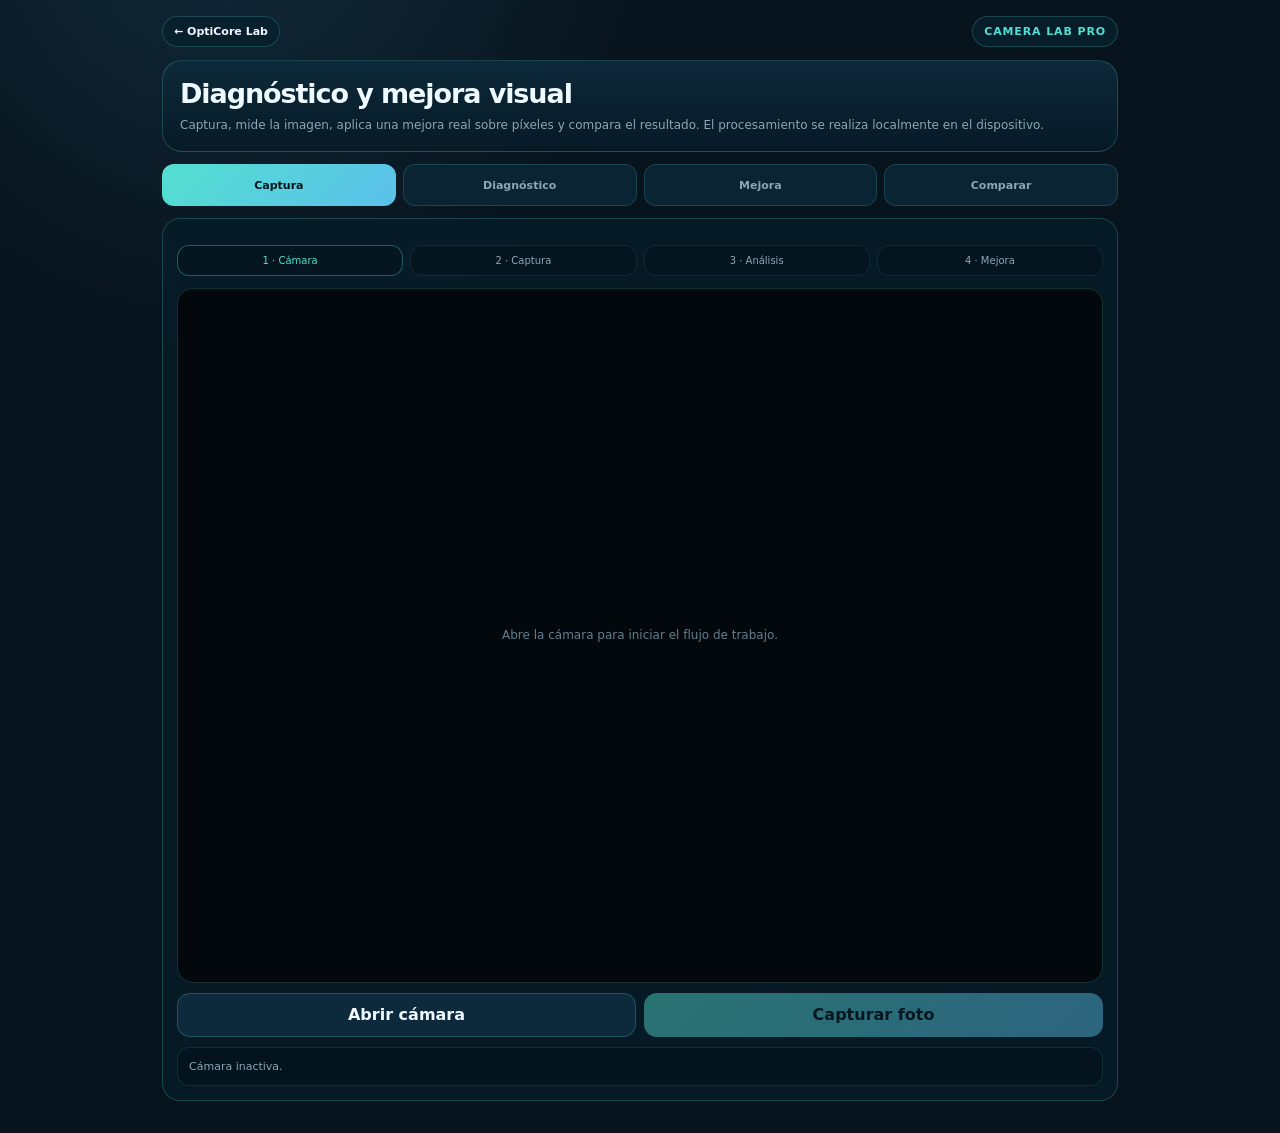
<file: camera-lab-pro.html>
<!doctype html>
<html lang="es">
<head>
<meta charset="utf-8">
<meta name="viewport" content="width=device-width,initial-scale=1,viewport-fit=cover">
<meta name="theme-color" content="#07131d">
<title>OptiCore | Camera Lab Pro</title>
<link rel="stylesheet" href="./professional-ui.css">
<style>
:root{--bg:#07131d;--panel:#0b2030;--line:rgba(83,223,207,.22);--text:#eefaff;--muted:#8ba6b6;--accent:#53dfcf;--accent2:#5bc0eb;--warn:#ffd47f}
*{box-sizing:border-box}
body{margin:0;background:radial-gradient(circle at 18% -8%,rgba(91,192,235,.13),transparent 28rem),var(--bg);color:var(--text);font-family:system-ui,-apple-system,"Segoe UI",sans-serif}
.wrap{width:min(980px,100%);margin:auto;padding:16px 12px 32px}
.top{display:flex;align-items:center;justify-content:space-between;gap:10px;margin-bottom:13px}
.back,.tag{border:1px solid var(--line);border-radius:999px;padding:8px 11px;background:rgba(8,31,45,.88);color:var(--text);text-decoration:none;font-size:11px;font-weight:900}
.tag{color:var(--accent);letter-spacing:.08em}
.hero{padding:17px;border:1px solid var(--line);border-radius:20px;background:linear-gradient(180deg,rgba(14,42,59,.96),rgba(7,26,38,.96))}
.hero h1{margin:0 0 7px;font-size:27px;letter-spacing:-.04em}.hero p{margin:0;color:var(--muted);font-size:12px;line-height:1.5}
.tabs{display:grid;grid-template-columns:repeat(4,1fr);gap:7px;margin:12px 0}
.tab{min-height:42px;border:1px solid rgba(83,223,207,.18);border-radius:12px;background:#0b2434;color:var(--muted);font-weight:850;font-size:11px}
.tab.active{background:linear-gradient(135deg,var(--accent),var(--accent2));color:#041217;border:0}
.panel{display:none;border:1px solid var(--line);border-radius:18px;background:rgba(7,28,41,.9);padding:14px}.panel.active{display:block}
.stage{position:relative;width:100%;aspect-ratio:4/3;overflow:hidden;border-radius:16px;border:1px solid rgba(83,223,207,.18);background:#02080c;display:grid;place-items:center}
.stage video,.stage img,.stage canvas{width:100%;height:100%;object-fit:contain;background:#02080c}
.placeholder{position:absolute;color:#617f90;font-size:12px;text-align:center;padding:18px;pointer-events:none}
.actions{display:grid;grid-template-columns:repeat(2,minmax(0,1fr));gap:8px;margin-top:10px}
button{min-height:44px;border-radius:13px;border:1px solid rgba(83,223,207,.24);background:#0d2a3c;color:var(--text);font-weight:850;padding:10px 12px}
button.primary{border:0;background:linear-gradient(135deg,var(--accent),var(--accent2));color:#041217}button:disabled{opacity:.45}
.metrics{display:grid;grid-template-columns:repeat(2,minmax(0,1fr));gap:8px}.metric{padding:11px;border:1px solid rgba(120,180,200,.12);border-radius:13px;background:rgba(4,18,27,.6)}.metric span{display:block;color:var(--muted);font-size:10px}.metric strong{display:block;margin-top:5px;font-size:18px}.metric small{display:block;margin-top:4px;color:var(--muted);font-size:10px;line-height:1.35}
.flow{display:grid;grid-template-columns:repeat(4,1fr);gap:7px;margin:12px 0}.step{padding:9px 7px;border-radius:12px;border:1px solid rgba(120,180,200,.11);background:rgba(5,20,30,.62);text-align:center;font-size:10px;color:var(--muted)}.step.on{border-color:rgba(83,223,207,.35);color:var(--accent)}
.profiles{display:grid;grid-template-columns:repeat(4,1fr);gap:7px;margin-top:10px}.profile{font-size:10px}.profile.active{outline:2px solid var(--accent)}
.compare{position:relative;width:100%;aspect-ratio:4/3;overflow:hidden;border-radius:16px;border:1px solid rgba(83,223,207,.18);background:#02080c}.compare img{position:absolute;inset:0;width:100%;height:100%;object-fit:contain;background:#02080c}.compare .after{clip-path:inset(0 50% 0 0)}
.slider{display:grid;grid-template-columns:auto 1fr auto;gap:8px;align-items:center;margin-top:10px;color:var(--muted);font-size:11px}.slider input{width:100%}
.note{margin-top:10px;color:var(--muted);font-size:11px;line-height:1.5}.status{margin-top:10px;padding:11px;border:1px solid rgba(83,223,207,.14);border-radius:12px;background:rgba(3,18,27,.65);font-size:11px;line-height:1.45;color:var(--muted)}
@media(max-width:520px){.tabs{grid-template-columns:repeat(2,1fr)}.profiles{grid-template-columns:repeat(2,1fr)}.flow{grid-template-columns:repeat(2,1fr)}.hero h1{font-size:23px}}
</style>
</head>
<body>
<main class="wrap">
  <div class="top"><a class="back" href="./index.html">← OptiCore Lab</a><span class="tag">CAMERA LAB PRO</span></div>
  <section class="hero">
    <h1>Diagnóstico y mejora visual</h1>
    <p>Captura, mide la imagen, aplica una mejora real sobre píxeles y compara el resultado. El procesamiento se realiza localmente en el dispositivo.</p>
  </section>

  <div class="tabs">
    <button class="tab active" data-tab="capture">Captura</button>
    <button class="tab" data-tab="diagnostic">Diagnóstico</button>
    <button class="tab" data-tab="enhance">Mejora</button>
    <button class="tab" data-tab="compare">Comparar</button>
  </div>

  <section id="capture" class="panel active">
    <div class="flow">
      <div class="step on" id="s1">1 · Cámara</div>
      <div class="step" id="s2">2 · Captura</div>
      <div class="step" id="s3">3 · Análisis</div>
      <div class="step" id="s4">4 · Mejora</div>
    </div>
    <div class="stage">
      <video id="video" playsinline autoplay muted hidden></video>
      <img id="captured" alt="Captura" hidden>
      <div id="placeholder" class="placeholder">Abre la cámara para iniciar el flujo de trabajo.</div>
    </div>
    <div class="actions">
      <button id="openBtn">Abrir cámara</button>
      <button id="captureBtn" class="primary" disabled>Capturar foto</button>
    </div>
    <div id="cameraStatus" class="status">Cámara inactiva.</div>
  </section>

  <section id="diagnostic" class="panel">
    <div class="metrics">
      <div class="metric"><span>Resolución</span><strong id="res">—</strong><small id="mp">—</small></div>
      <div class="metric"><span>Luz media</span><strong id="bright">—</strong><small>Escala 0–255</small></div>
      <div class="metric"><span>Contraste</span><strong id="contrast">—</strong><small>Desviación tonal medida</small></div>
      <div class="metric"><span>Detalle</span><strong id="sharp">—</strong><small>Índice de cambios locales</small></div>
      <div class="metric"><span>Sombras recortadas</span><strong id="blackClip">—</strong><small>Píxeles muy cercanos a negro</small></div>
      <div class="metric"><span>Luces recortadas</span><strong id="whiteClip">—</strong><small>Píxeles muy cercanos a blanco</small></div>
      <div class="metric"><span>Microvariación</span><strong id="noise">—</strong><small>Estimación visual, no ruido del sensor</small></div>
      <div class="metric"><span>Diagnóstico</span><strong id="quality">—</strong><small id="qualityNote">Esperando imagen</small></div>
    </div>
    <div class="actions"><button id="analyzeBtn" class="primary">Analizar imagen</button><button id="toEnhanceBtn">Ir a mejora</button></div>
  </section>

  <section id="enhance" class="panel">
    <div class="stage"><canvas id="workCanvas"></canvas></div>
    <div class="profiles">
      <button class="profile active" data-profile="natural">Natural</button>
      <button class="profile" data-profile="detail">Detalle</button>
      <button class="profile" data-profile="night">Noche</button>
      <button class="profile" data-profile="document">Documento</button>
    </div>
    <div class="slider"><span>Intensidad</span><input id="intensity" type="range" min="0" max="100" value="55"><b id="intensityText">55%</b></div>
    <div class="slider"><span>JPEG</span><input id="jpeg" type="range" min="75" max="100" value="94"><b id="jpegText">94%</b></div>
    <div class="actions"><button id="enhanceBtn" class="primary">Aplicar mejora</button><button id="saveBtn" disabled>Guardar resultado</button></div>
    <div id="enhanceStatus" class="status">La mejora utilizará los datos medidos en el diagnóstico cuando estén disponibles.</div>
  </section>

  <section id="compare" class="panel">
    <div class="compare">
      <img id="beforeImg" alt="Antes">
      <img id="afterImg" class="after" alt="Después">
    </div>
    <div class="slider"><span>Antes</span><input id="compareSlider" type="range" min="0" max="100" value="50"><b>Después</b></div>
    <div class="note">Mueve el control para comparar exactamente la misma captura antes y después del procesamiento.</div>
  </section>

  <canvas id="sourceCanvas" hidden></canvas>
  <canvas id="analysisCanvas" hidden></canvas>
</main>

<script>
(function(){
const $=id=>document.getElementById(id);
let stream=null,originalUrl="",enhancedUrl="",analysis=null,currentProfile="natural";

function tab(name){
  document.querySelectorAll(".tab").forEach(x=>x.classList.toggle("active",x.dataset.tab===name));
  document.querySelectorAll(".panel").forEach(x=>x.classList.toggle("active",x.id===name));
}
document.querySelectorAll(".tab").forEach(b=>b.onclick=()=>tab(b.dataset.tab));

function step(n){for(let i=1;i<=4;i++)$("s"+i).classList.toggle("on",i<=n)}
function clamp(v,a,b){return Math.max(a,Math.min(b,v))}
function esc(s){return String(s==null?"":s).replace(/[&<>"']/g,m=>({"&":"&amp;","<":"&lt;",">":"&gt;","\"":"&quot;","'":"&#039;"}[m]))}

async function openCamera(){
  try{
    if(stream)stream.getTracks().forEach(t=>t.stop());
    stream=await navigator.mediaDevices.getUserMedia({video:{facingMode:{ideal:"environment"},width:{ideal:1920},height:{ideal:1080}},audio:false});
    $("video").srcObject=stream;$("video").hidden=false;$("captured").hidden=true;$("placeholder").hidden=true;$("captureBtn").disabled=false;
    const t=stream.getVideoTracks()[0],s=t.getSettings?t.getSettings():{};
    $("cameraStatus").textContent="Cámara activa · "+(s.width||"—")+"×"+(s.height||"—")+" · procesamiento local.";
    step(1);
  }catch(e){$("cameraStatus").textContent="No se pudo abrir la cámara. Revisa el permiso de cámara en Chrome."}
}

function capture(){
  const v=$("video"); if(!v.videoWidth)return;
  const c=$("sourceCanvas");c.width=v.videoWidth;c.height=v.videoHeight;
  const x=c.getContext("2d",{alpha:false});x.drawImage(v,0,0,c.width,c.height);
  originalUrl=c.toDataURL("image/jpeg",.96);
  $("captured").src=originalUrl;$("captured").hidden=false;$("video").hidden=true;
  $("beforeImg").src=originalUrl; $("afterImg").src=originalUrl;
  step(2); $("cameraStatus").textContent="Captura lista · "+c.width+"×"+c.height+".";
  analyze(); tab("diagnostic");
}

function analyze(){
  const src=$("sourceCanvas");if(!src.width){$("qualityNote").textContent="Primero captura una imagen.";return}
  const maxW=640,scale=Math.min(1,maxW/src.width),w=Math.max(1,Math.round(src.width*scale)),h=Math.max(1,Math.round(src.height*scale));
  const c=$("analysisCanvas");c.width=w;c.height=h;const x=c.getContext("2d",{alpha:false});x.drawImage(src,0,0,w,h);
  const d=x.getImageData(0,0,w,h).data,N=w*h;let sum=0,sum2=0,black=0,white=0,detail=0,micro=0,edges=0;
  const lum=new Float32Array(N);
  for(let i=0,p=0;i<d.length;i+=4,p++){const y=.2126*d[i]+.7152*d[i+1]+.0722*d[i+2];lum[p]=y;sum+=y;sum2+=y*y;if(y<6)black++;if(y>249)white++}
  for(let y=1;y<h-1;y+=2){for(let x0=1;x0<w-1;x0+=2){const p=y*w+x0,v=lum[p],dx=Math.abs(v-lum[p+1]),dy=Math.abs(v-lum[p+w]);detail+=dx+dy;micro+=Math.abs((lum[p-1]+lum[p+1]+lum[p-w]+lum[p+w])/4-v);edges++}}
  const mean=sum/N,sd=Math.sqrt(Math.max(0,sum2/N-mean*mean)),detailScore=edges?detail/(edges*2):0,noiseScore=edges?micro/edges:0;
  analysis={mean,sd,detail:detailScore,noise:noiseScore,black:black*100/N,white:white*100/N,w:src.width,h:src.height};
  $("res").textContent=src.width+"×"+src.height;$("mp").textContent=((src.width*src.height)/1e6).toFixed(1)+" MP";
  $("bright").textContent=mean.toFixed(0);$("contrast").textContent=sd.toFixed(1);$("sharp").textContent=detailScore.toFixed(1);
  $("blackClip").textContent=analysis.black.toFixed(1)+"%";$("whiteClip").textContent=analysis.white.toFixed(1)+"%";$("noise").textContent=noiseScore.toFixed(1);
  let q="Equilibrada",note="La imagen tiene valores utilizables para mejora natural.";
  if(mean<75){q="Oscura";note="Conviene elevar luz sin exagerar contraste."}
  else if(mean>190){q="Muy clara";note="Conviene proteger luces y reducir brillo."}
  else if(sd<35){q="Plana";note="Puede beneficiarse de contraste moderado."}
  if(analysis.white>5){q="Luces altas";note="Hay zonas cercanas a blanco puro."}
  $("quality").textContent=q;$("qualityNote").textContent=note;step(3);return analysis;
}

function drawEnhanced(){
  const src=$("sourceCanvas");if(!src.width)return;
  if(!analysis)analyze();
  const out=$("workCanvas");out.width=src.width;out.height=src.height;const x=out.getContext("2d",{alpha:false});
  const k=Number($("intensity").value)/100;
  let brightness=1,contrast=1,sat=1,blur=0;
  const m=analysis?analysis.mean:128,s=analysis?analysis.sd:50;
  if(currentProfile==="natural"){brightness=clamp(128/Math.max(1,m),.94,1.12);contrast=clamp(52/Math.max(1,s),.96,1.16);sat=1+.05*k}
  if(currentProfile==="detail"){brightness=clamp(126/Math.max(1,m),.94,1.10);contrast=1+.18*k;sat=1+.10*k}
  if(currentProfile==="night"){brightness=1+.20*k;contrast=1+.05*k;sat=1-.08*k;blur=.25*k}
  if(currentProfile==="document"){brightness=1+.06*k;contrast=1+.34*k;sat=0}
  const bf=1+(brightness-1)*k,cf=1+(contrast-1)*k,sf=1+(sat-1)*k;
  x.filter=(blur?"blur("+blur.toFixed(2)+"px) ":"")+"brightness("+bf.toFixed(3)+") contrast("+cf.toFixed(3)+") saturate("+sf.toFixed(3)+")";
  x.drawImage(src,0,0,out.width,out.height);x.filter="none";
  if(currentProfile==="document"){
    const img=x.getImageData(0,0,out.width,out.height),a=img.data;
    for(let i=0;i<a.length;i+=4){const y=.2126*a[i]+.7152*a[i+1]+.0722*a[i+2];a[i]=a[i+1]=a[i+2]=y}
    x.putImageData(img,0,0);
  }
  const q=Number($("jpeg").value)/100;enhancedUrl=out.toDataURL("image/jpeg",q);$("afterImg").src=enhancedUrl;$("saveBtn").disabled=false;
  $("enhanceStatus").textContent="Mejora aplicada · perfil "+currentProfile+" · intensidad "+Math.round(k*100)+"% · JPEG "+Math.round(q*100)+"%.";
  step(4);tab("compare");
}

function save(){
  if(!enhancedUrl)return;const a=document.createElement("a");a.href=enhancedUrl;a.download="opticore-camera-"+new Date().toISOString().replace(/[:.]/g,"-")+".jpg";document.body.appendChild(a);a.click();a.remove();
}

document.querySelectorAll(".profile").forEach(b=>b.onclick=()=>{document.querySelectorAll(".profile").forEach(x=>x.classList.remove("active"));b.classList.add("active");currentProfile=b.dataset.profile});
$("openBtn").onclick=openCamera;$("captureBtn").onclick=capture;$("analyzeBtn").onclick=()=>{analyze();};$("toEnhanceBtn").onclick=()=>tab("enhance");$("enhanceBtn").onclick=drawEnhanced;$("saveBtn").onclick=save;
$("intensity").oninput=()=>$("intensityText").textContent=$("intensity").value+"%";$("jpeg").oninput=()=>$("jpegText").textContent=$("jpeg").value+"%";
$("compareSlider").oninput=()=>$("afterImg").style.clipPath="inset(0 "+(100-Number($("compareSlider").value))+"% 0 0)";
})();
</script>
</body>
</html>
</file>
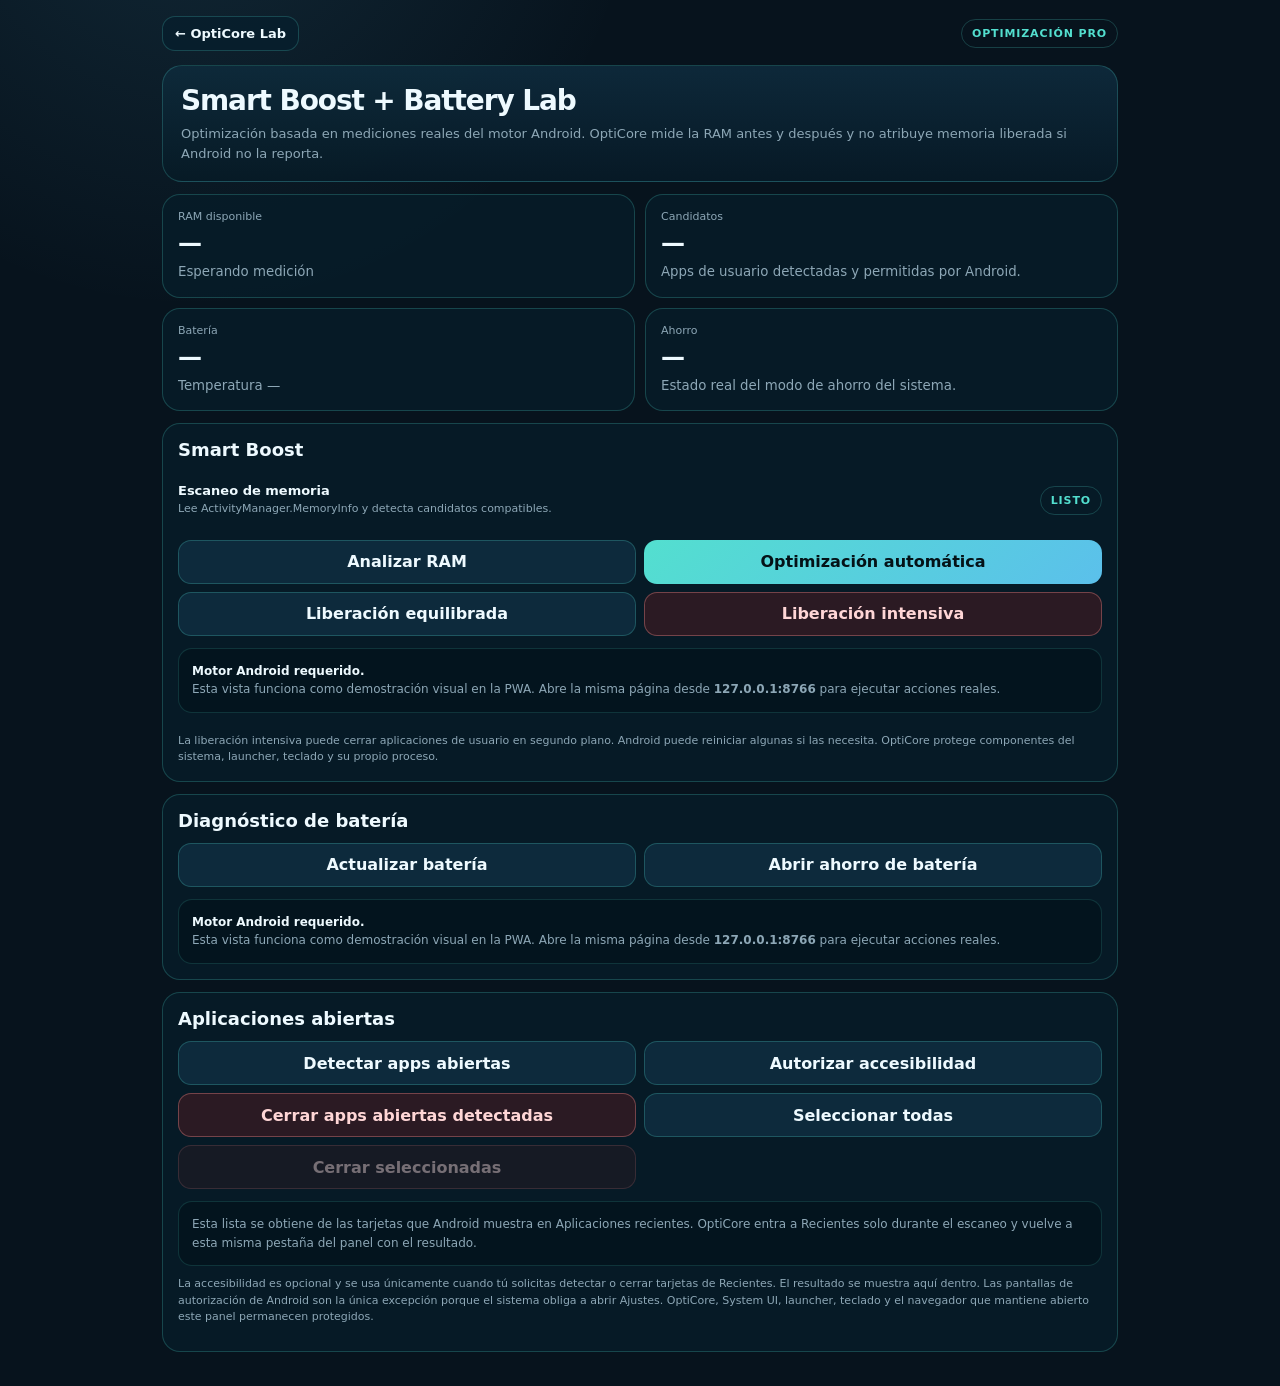
<file: optimizer-pro.html>
<!doctype html>
<html lang="es">
<head>
<meta charset="utf-8">
<meta name="viewport" content="width=device-width,initial-scale=1,viewport-fit=cover">
<meta name="theme-color" content="#07131d">
<title>OptiCore | Optimización Pro</title>
<link rel="stylesheet" href="./professional-ui.css">
<style>
:root{--oc-bg:#07131d;--oc-panel:#0b2030;--oc-line:rgba(83,223,207,.22);--oc-text:#eefaff;--oc-muted:#8da7b6;--oc-accent:#53dfcf;--oc-accent2:#5bc0eb;--oc-warn:#ffd37d;--oc-danger:#ff8f8f}
*{box-sizing:border-box}
body{margin:0;background:radial-gradient(circle at 15% -10%,rgba(91,192,235,.12),transparent 28rem),var(--oc-bg);color:var(--oc-text);font-family:system-ui,-apple-system,"Segoe UI",sans-serif}
.wrap{width:min(980px,100%);margin:auto;padding:16px 12px 34px}
.topline{display:flex;align-items:center;justify-content:space-between;gap:12px;margin-bottom:14px}
.back{display:inline-flex;align-items:center;gap:8px;color:var(--oc-text);text-decoration:none;font-weight:800;font-size:13px;padding:9px 12px;border:1px solid var(--oc-line);border-radius:13px;background:rgba(8,31,45,.86)}
.badge{font-size:11px;font-weight:900;letter-spacing:.08em;color:var(--oc-accent);border:1px solid var(--oc-line);border-radius:999px;padding:7px 10px}
.hero{padding:18px;border:1px solid var(--oc-line);border-radius:20px;background:linear-gradient(180deg,rgba(14,42,59,.96),rgba(7,26,38,.96))}
.hero h1{margin:0 0 7px;font-size:28px;letter-spacing:-.04em}.hero p{margin:0;color:var(--oc-muted);line-height:1.5;font-size:13px}
.grid{display:grid;grid-template-columns:repeat(2,minmax(0,1fr));gap:10px;margin-top:12px}
.card,.section{border:1px solid var(--oc-line);border-radius:18px;background:rgba(7,28,41,.9);padding:15px}
.card span{display:block;color:var(--oc-muted);font-size:11px}.card strong{display:block;margin-top:6px;font-size:24px}.card small{display:block;margin-top:6px;color:var(--oc-muted);line-height:1.4}
.section{margin-top:12px}.section h2{margin:0 0 12px;font-size:18px}
.row{display:flex;align-items:center;justify-content:space-between;gap:12px;padding:11px 0;border-top:1px solid rgba(120,180,200,.11)}.row:first-of-type{border-top:0}.row div{min-width:0}.row b{display:block;font-size:13px}.row small{display:block;margin-top:3px;color:var(--oc-muted);font-size:11px;line-height:1.4}
.actions{display:grid;grid-template-columns:repeat(2,minmax(0,1fr));gap:8px;margin-top:12px}
button{min-height:44px;border-radius:13px;border:1px solid rgba(83,223,207,.24);background:#0d2a3c;color:var(--oc-text);font-weight:850;padding:10px 12px}
button.primary{background:linear-gradient(135deg,var(--oc-accent),var(--oc-accent2));color:#041217;border:0}
button.danger{border-color:rgba(255,143,143,.35);color:#ffd6d6;background:rgba(75,28,34,.55)}
button:disabled{opacity:.45}
.result{margin-top:12px;padding:13px;border:1px solid rgba(83,223,207,.16);border-radius:14px;background:rgba(3,18,27,.64);font-size:12px;line-height:1.55;color:var(--oc-muted)}
.result strong{color:var(--oc-text)}
.list{display:grid;gap:7px;margin-top:10px}.app{display:flex;align-items:center;justify-content:space-between;gap:10px;padding:10px;border:1px solid rgba(120,180,200,.12);border-radius:12px;background:rgba(5,20,30,.62)}.app span{font-size:12px}.app small{color:var(--oc-muted)}.app-select{display:flex;align-items:center;gap:10px;min-width:0;cursor:pointer}.app-select input{width:20px;height:20px;flex:0 0 auto;accent-color:var(--oc-accent)}.app-select span{min-width:0}
.note{margin-top:10px;color:var(--oc-muted);font-size:11px;line-height:1.5}
.ok{color:#7fe3c5}.warn{color:var(--oc-warn)}.bad{color:var(--oc-danger)}
@media(max-width:620px){.grid{grid-template-columns:1fr 1fr}.actions{grid-template-columns:1fr}.hero h1{font-size:24px}.card strong{font-size:21px}}
@media(max-width:360px){.grid{grid-template-columns:1fr}}
</style>
</head>
<body>
<main class="wrap">
  <div class="topline">
    <a class="back" href="./index.html">← OptiCore Lab</a>
    <span class="badge">OPTIMIZACIÓN PRO</span>
  </div>

  <section class="hero">
    <h1>Smart Boost + Battery Lab</h1>
    <p>Optimización basada en mediciones reales del motor Android. OptiCore mide la RAM antes y después y no atribuye memoria liberada si Android no la reporta.</p>
  </section>

  <section class="grid">
    <article class="card"><span>RAM disponible</span><strong id="ramNow">—</strong><small id="ramMb">Esperando medición</small></article>
    <article class="card"><span>Candidatos</span><strong id="candidateCount">—</strong><small>Apps de usuario detectadas y permitidas por Android.</small></article>
    <article class="card"><span>Batería</span><strong id="batteryLevel">—</strong><small id="batteryTemp">Temperatura —</small></article>
    <article class="card"><span>Ahorro</span><strong id="powerSave">—</strong><small>Estado real del modo de ahorro del sistema.</small></article>
  </section>

  <section class="section">
    <h2>Smart Boost</h2>
    <div class="row"><div><b>Escaneo de memoria</b><small>Lee ActivityManager.MemoryInfo y detecta candidatos compatibles.</small></div><span id="boostState" class="badge">LISTO</span></div>
    <div class="actions">
      <button id="scanBtn">Analizar RAM</button>
      <button id="autoBtn" class="primary">Optimización automática</button>
      <button id="balancedBtn">Liberación equilibrada</button>
      <button id="aggressiveBtn" class="danger">Liberación intensiva</button>
    </div>
    <div id="boostResult" class="result">Todavía no se ha ejecutado ninguna liberación.</div>
    <div id="candidateList" class="list"></div>
    <div class="note">La liberación intensiva puede cerrar aplicaciones de usuario en segundo plano. Android puede reiniciar algunas si las necesita. OptiCore protege componentes del sistema, launcher, teclado y su propio proceso.</div>
  </section>

  <section class="section">
    <h2>Diagnóstico de batería</h2>
    <div class="actions">
      <button id="batteryBtn">Actualizar batería</button>
      <button id="batterySettingsBtn">Abrir ahorro de batería</button>
    </div>
    <div id="batteryResult" class="result">Sin diagnóstico todavía.</div>
  </section>

  <section class="section">
    <h2>Aplicaciones abiertas</h2>
    <div class="actions">
      <button id="usageBtn">Detectar apps abiertas</button>
      <button id="usageSettingsBtn">Autorizar accesibilidad</button>
      <button id="releaseBackgroundBtn" class="danger">Cerrar apps abiertas detectadas</button>
      <button id="selectAllBtn">Seleccionar todas</button>
      <button id="closeSelectedBtn" class="danger" disabled>Cerrar seleccionadas</button>
    </div>
    <div id="usageResult" class="result">Esta lista se obtiene de las tarjetas que Android muestra en Aplicaciones recientes. OptiCore entra a Recientes solo durante el escaneo y vuelve a esta misma pestaña del panel con el resultado.</div>
    <div class="note">La accesibilidad es opcional y se usa únicamente cuando tú solicitas detectar o cerrar tarjetas de Recientes. El resultado se muestra aquí dentro. Las pantallas de autorización de Android son la única excepción porque el sistema obliga a abrir Ajustes. OptiCore, System UI, launcher, teclado y el navegador que mantiene abierto este panel permanecen protegidos.</div>
    <div id="usageList" class="list"></div>
  </section>
</main>

<script>
(function(){
  const $=id=>document.getElementById(id);
  const embedded=(location.hostname==="127.0.0.1"||location.hostname==="localhost")&&location.port==="8766";

  function n(v,d=1){const x=Number(v);return Number.isFinite(x)?x.toFixed(d):"—"}
  function setState(text,cls){$("boostState").textContent=text;$("boostState").className="badge "+(cls||"")}
  async function json(url,opts){const r=await fetch(url,{cache:"no-store",...(opts||{})});if(!r.ok)throw new Error("HTTP "+r.status);return r.json()}
  function requireEngine(box){if(embedded)return true;box.innerHTML="<strong>Motor Android requerido.</strong><br>Esta vista funciona como demostración visual en la PWA. Abre la misma página desde <b>127.0.0.1:8766</b> para ejecutar acciones reales.";return false}

  function renderScan(d){
    $("ramNow").textContent=n(d.ram_available_percent)+"%";
    $("ramMb").textContent=n(d.ram_available_mb)+" MB disponibles";
    $("candidateCount").textContent=String(d.candidate_count??0);
    const list=$("candidateList"); list.innerHTML="";
    (d.candidates||[]).slice(0,12).forEach(x=>{
      const row=document.createElement("div");row.className="app";
      row.innerHTML="<span><b>"+escapeHtml(x.label||x.package)+"</b><br><small>"+escapeHtml(x.package)+"</small></span><small>Candidato</small>";
      list.appendChild(row);
    });
    setState("MEDIDO","ok");
  }

  async function scan(){
    if(!requireEngine($("boostResult")))return null;
    setState("MIDIENDO","");
    const d=await json("./api/boost-scan?t="+Date.now());
    renderScan(d);
    $("boostResult").innerHTML="<strong>Escaneo completado.</strong><br>RAM disponible: "+n(d.ram_available_percent)+"% · "+n(d.ram_available_mb)+" MB. Candidatos detectados: "+(d.candidate_count||0)+".";
    return d;
  }

  async function run(mode){
    if(!requireEngine($("boostResult")))return;
    setState("OPTIMIZANDO","");
    [$("scanBtn"),$("autoBtn"),$("balancedBtn"),$("aggressiveBtn")].forEach(b=>b.disabled=true);
    try{
      const d=await json("./api/boost-run?mode="+encodeURIComponent(mode)+"&t="+Date.now(),{method:"POST"});
      if(!d.ok){
        $("boostResult").innerHTML="<strong>No se pudo ejecutar.</strong><br>"+escapeHtml(d.reason||d.message||"Acción bloqueada por Android.");
        setState("BLOQUEADO","bad");
        return;
      }
      const delta=Number(d.measured_delta_mb)||0;
      const freed=Number(d.measured_freed_mb)||0;
      $("ramNow").textContent=n(d.ram_after_percent)+"%";
      $("ramMb").textContent=n(d.ram_after_mb)+" MB disponibles";
      $("boostResult").innerHTML=
        "<strong>Resultado medido</strong><br>"+
        "RAM antes: "+n(d.ram_before_mb)+" MB<br>"+
        "RAM después: "+n(d.ram_after_mb)+" MB<br>"+
        "Cambio medido: "+(delta>=0?"+":"")+n(delta)+" MB<br>"+
        "Memoria recuperada reportada: <b>"+n(freed)+" MB</b><br>"+
        "Paquetes a los que se solicitó liberar en segundo plano: "+(d.attempted_count||0)+".";
      setState("COMPLETADO","ok");
      await scan().catch(()=>{});
    }catch(e){
      $("boostResult").innerHTML="<strong>Error de optimización.</strong><br>"+escapeHtml(String(e));
      setState("ERROR","bad");
    }finally{
      [$("scanBtn"),$("autoBtn"),$("balancedBtn"),$("aggressiveBtn")].forEach(b=>b.disabled=false);
    }
  }

  async function autoRun(){
    const d=await scan();
    if(!d)return;
    const p=Number(d.ram_available_percent)||100;
    const mode=p<18?"aggressive":"balanced";
    $("boostResult").innerHTML+="<br>Modo elegido automáticamente: <b>"+(mode==="aggressive"?"intensivo":"equilibrado")+"</b>.";
    await run(mode);
  }

  async function battery(){
    if(!requireEngine($("batteryResult")))return;
    const d=await json("./api/battery-diagnostics?t="+Date.now());
    $("batteryLevel").textContent=d.level_percent==null?"—":n(d.level_percent)+"%";
    $("batteryTemp").textContent="Temperatura "+(d.temperature_c==null?"—":n(d.temperature_c)+" °C")+" · "+(d.voltage_mv==null?"—":d.voltage_mv+" mV");
    $("powerSave").textContent=d.power_save_mode?"ACTIVO":"INACTIVO";
    $("batteryResult").innerHTML=
      "<strong>Diagnóstico medido</strong><br>"+
      "Nivel: "+(d.level_percent==null?"—":n(d.level_percent)+"%")+" · "+
      "Temperatura: "+(d.temperature_c==null?"—":n(d.temperature_c)+" °C")+" · "+
      "Voltaje: "+(d.voltage_mv==null?"—":d.voltage_mv+" mV")+" · "+
      "Cargando: "+(d.charging?"sí":"no")+" · "+
      "Ahorro: "+(d.power_save_mode?"activo":"inactivo")+".";
  }

  async function usage(){
    if(!requireEngine($("usageResult")))return null;
    $("usageResult").innerHTML="<strong>Detectando aplicaciones abiertas...</strong><br>OptiCore abrirá Recientes brevemente, detectará las tarjetas y volverá automáticamente a este panel.";
    const d=await json("./api/scan-open-apps?t="+Date.now(),{method:"POST"});
    const list=$("usageList");list.innerHTML="";
    if(!d.ok){
      if(d.reason==="accessibility_required"){
        $("usageResult").innerHTML="<strong>Accesibilidad pendiente.</strong><br>Toca “Autorizar accesibilidad”, activa OptiCore y vuelve a intentar.";
      }else{
        $("usageResult").innerHTML="<strong>No se pudo detectar la lista de Recientes.</strong><br>"+escapeHtml(d.reason||"Android no expuso las tarjetas.");
      }
      updateSelectionUi();
      return d;
    }
    const apps=d.apps||[];
    $("usageResult").innerHTML=apps.length
      ? "<strong>Apps abiertas detectadas: "+apps.length+".</strong><br>Solo se muestran tarjetas que Android expuso en Aplicaciones recientes."
      : "<strong>No se detectaron tarjetas abiertas.</strong><br>Android no expuso aplicaciones de usuario cerrables en Recientes.";
    apps.forEach(x=>{
      const row=document.createElement("div");row.className="app";
      const label=document.createElement("label");label.className="app-select";
      const check=document.createElement("input");
      check.type="checkbox";
      check.className="appSelect";
      check.dataset.package=String(x.package||"");
      check.dataset.label=String(x.label||x.package||"Aplicación");
      check.addEventListener("change",updateSelectionUi);
      const text=document.createElement("span");
      text.innerHTML="<b>"+escapeHtml(x.label||x.package||"Aplicación")+"</b><br><small>"+escapeHtml(x.package||"Tarjeta de Recientes")+"</small>";
      const state=document.createElement("small");
      state.textContent="ABIERTA";
      label.appendChild(check);
      label.appendChild(text);
      row.appendChild(label);
      row.appendChild(state);
      list.appendChild(row);
    });
    updateSelectionUi();
    return d;
  }

  function selectedTargets(){
    return [...document.querySelectorAll(".appSelect:checked")]
      .map(x=>({label:x.dataset.label||"",package:x.dataset.package||""}))
      .filter(x=>x.label);
  }

  function updateSelectionUi(){
    const selected=selectedTargets();
    $("closeSelectedBtn").disabled=selected.length===0;
    $("closeSelectedBtn").textContent=selected.length
      ? "Cerrar seleccionadas ("+selected.length+")"
      : "Cerrar seleccionadas";
    const all=[...document.querySelectorAll(".appSelect")];
    $("selectAllBtn").textContent=all.length>0&&selected.length===all.length
      ? "Deseleccionar todas"
      : "Seleccionar todas";
  }

  function toggleSelectAll(){
    const all=[...document.querySelectorAll(".appSelect")];
    if(!all.length){
      $("usageResult").innerHTML="<strong>Primero detecta las aplicaciones abiertas.</strong><br>Toca “Detectar apps abiertas”.";
      return;
    }
    const mark=!all.every(x=>x.checked);
    all.forEach(x=>x.checked=mark);
    updateSelectionUi();
  }

  async function closeTargets(targets,confirmFirst){
    if(!requireEngine($("usageResult")))return;
    if(!targets.length){
      $("usageResult").innerHTML="<strong>No hay aplicaciones seleccionadas.</strong><br>Marca una o más tarjetas abiertas y vuelve a intentarlo.";
      return;
    }

    if(confirmFirst){
      const names=targets.map(x=>x.label).join(", ");
      const ok=window.confirm(
        "OptiCore cerrará "+targets.length+" tarjeta(s) de Aplicaciones recientes mediante accesibilidad:\n\n"+
        names+
        "\n\nDespués solicitará liberar sus procesos y limpiar la caché externa accesible cuando Android lo permita. ¿Continuar?"
      );
      if(!ok)return;
    }

    $("closeSelectedBtn").disabled=true;
    $("releaseBackgroundBtn").disabled=true;
    $("usageResult").innerHTML="<strong>Cerrando aplicaciones...</strong><br>Android mostrará Recientes brevemente mientras OptiCore realiza los gestos y después volverá a esta misma pestaña del panel.";

    try{
      const q=new URLSearchParams({targets:JSON.stringify(targets)});
      q.set("t",String(Date.now()));
      const d=await json("./api/close-recent-apps?"+q.toString(),{method:"POST"});

      if(!d.ok){
        if(d.reason==="accessibility_required"){
          $("usageResult").innerHTML="<strong>Accesibilidad pendiente.</strong><br>Toca “Autorizar accesibilidad”, habilita OptiCore y vuelve a intentar.";
        }else{
          $("usageResult").innerHTML="<strong>No se pudo cerrar.</strong><br>"+escapeHtml(d.reason||"Android rechazó la acción.");
        }
        return;
      }

      let memoryText="";
      let cacheText="";
      const packages=targets.map(x=>x.package).filter(Boolean);
      if(packages.length){
        try{
          const m=await json("./api/release-selected?packages="+encodeURIComponent(packages.join(","))+"&t="+Date.now(),{method:"POST"});
          if(m.ok){
            const delta=Number(m.measured_delta_mb)||0;
            memoryText="<br>RAM antes: "+n(m.ram_before_mb)+" MB · RAM después: "+n(m.ram_after_mb)+" MB · Cambio: "+(delta>=0?"+":"")+n(delta)+" MB.";
          }
        }catch(_){}
      }

      if(packages.length){
        try{
          const c=await json("./api/cache-clean?token=CACHE-CLEAN-2026&mode=manual&packages="+encodeURIComponent(packages.join(","))+"&t="+Date.now(),{method:"POST"});
          if(c.ok){
            cacheText="<br>Caché externa accesible liberada: "+n(Number(c.freed_mb)||0)+" MB · Limpiadas: "+(c.cleaned_count||0)+" · Omitidas: "+(c.skipped_count||0)+".";
          }else{
            cacheText="<br>Caché: "+escapeHtml(c.reason||"Android no permitió limpiar la caché accesible.");
          }
        }catch(_){
          cacheText="<br>Caché: no se pudo completar la limpieza accesible.";
        }
      }
      $("usageResult").innerHTML=
        "<strong>Cierre procesado.</strong><br>"+
        "Solicitadas: "+targets.length+" · "+
        "Tarjetas cerradas por gesto: "+(d.closed_count||0)+" · "+
        "No encontradas: "+(d.not_found_count||0)+" · "+
        "Protegidas: "+(d.protected_count||0)+"."+
        memoryText+cacheText;

      await scan().catch(()=>{});
      await usage().catch(()=>{});

    }catch(e){
      $("usageResult").innerHTML="<strong>Error durante el cierre.</strong><br>"+escapeHtml(String(e));
    }finally{
      $("releaseBackgroundBtn").disabled=false;
      updateSelectionUi();
    }
  }

  async function closeSelectedApps(){
    await closeTargets(selectedTargets(),true);
  }

  async function releaseBackgroundApps(){
    const d=await usage();
    if(!d||!d.ok)return;
    const all=[...document.querySelectorAll(".appSelect")]
      .map(x=>({label:x.dataset.label||"",package:x.dataset.package||""}))
      .filter(x=>x.label);
    if(!all.length){
      $("usageResult").innerHTML="<strong>No hay aplicaciones abiertas detectadas para cerrar.</strong>";
      return;
    }
    await closeTargets(all,true);
  }

  function formatAge(ms){const d=Math.max(0,Date.now()-Number(ms||0));const m=Math.round(d/60000);return m<1?"ahora":m<60?m+" min":Math.round(m/60)+" h"}
  function escapeHtml(s){return String(s==null?"":s).replace(/[&<>"']/g,m=>({"&":"&amp;","<":"&lt;",">":"&gt;","\"":"&quot;","'":"&#039;"}[m]))}
  async function openSettings(path,box){
    if(!requireEngine(box))return;
    try{await json(path,{method:"POST"});}catch(e){box.innerHTML="<strong>No se pudieron abrir los ajustes.</strong>"}
  }

  $("scanBtn").onclick=()=>scan().catch(e=>$("boostResult").textContent=String(e));
  $("autoBtn").onclick=()=>autoRun().catch(e=>$("boostResult").textContent=String(e));
  $("balancedBtn").onclick=()=>run("balanced");
  $("aggressiveBtn").onclick=()=>run("aggressive");
  $("batteryBtn").onclick=()=>battery().catch(e=>$("batteryResult").textContent=String(e));
  $("usageBtn").onclick=()=>usage().catch(e=>$("usageResult").textContent=String(e));
  $("releaseBackgroundBtn").onclick=()=>releaseBackgroundApps().catch(e=>$("usageResult").textContent=String(e));
  $("selectAllBtn").onclick=toggleSelectAll;
  $("closeSelectedBtn").onclick=()=>closeSelectedApps().catch(e=>$("usageResult").textContent=String(e));
  $("batterySettingsBtn").onclick=()=>openSettings("./api/open-battery-settings",$("batteryResult"));
  $("usageSettingsBtn").onclick=()=>openSettings("./api/open-accessibility-settings",$("usageResult"));

  scan().catch(()=>{});
  battery().catch(()=>{});
})();
</script>
</body>
</html>
</file>
<file: professional-ui.css>
:root{
  --oc-bg:#07131d;
  --oc-panel:#0b1f2d;
  --oc-panel-2:#0e2636;
  --oc-line:rgba(126,210,224,.16);
  --oc-text:#edf8fb;
  --oc-muted:#9bb0bd;
  --oc-accent:#53dfcf;
  --oc-accent-2:#5bc0eb;
  --oc-ok:#71e0bd;
  --oc-warn:#ffd18a;
  --oc-danger:#ff9e9e;
  --oc-shadow:0 14px 40px rgba(0,0,0,.22);
  --oc-radius:20px;
}
*{box-sizing:border-box}
html{scroll-behavior:smooth}
body{
  margin:0;
  background:
    radial-gradient(circle at 12% 0%,rgba(67,163,184,.10),transparent 28rem),
    linear-gradient(180deg,#07131d 0%,#06111a 100%);
  color:var(--oc-text);
  -webkit-font-smoothing:antialiased;
  text-rendering:optimizeLegibility;
}
button,input{font:inherit}
button{
  min-height:48px;
  touch-action:manipulation;
  -webkit-tap-highlight-color:transparent;
}
.oc-shell{
  width:min(100%,920px);
  margin:0 auto;
  padding:14px 14px 32px;
}
.oc-pro-header{
  position:sticky;
  top:0;
  z-index:30;
  backdrop-filter:blur(14px);
  -webkit-backdrop-filter:blur(14px);
  background:rgba(7,19,29,.88);
  border-bottom:1px solid var(--oc-line);
}
.oc-pro-header-inner{
  width:min(100%,920px);
  margin:0 auto;
  padding:12px 14px;
  display:flex;
  align-items:center;
  gap:12px;
}
.oc-mark{
  width:42px;height:42px;flex:0 0 42px;
  border-radius:14px;
  display:grid;place-items:center;
  background:linear-gradient(145deg,rgba(83,223,207,.18),rgba(91,192,235,.10));
  border:1px solid rgba(83,223,207,.30);
  box-shadow:0 0 0 4px rgba(83,223,207,.04);
}
.oc-mark svg{width:28px;height:28px}
.oc-brand{min-width:0;flex:1}
.oc-brand-title{
  font-size:18px;
  line-height:1.05;
  font-weight:850;
  letter-spacing:.2px;
}
.oc-brand-sub{
  margin-top:4px;
  color:var(--oc-muted);
  font-size:12px;
  white-space:nowrap;
  overflow:hidden;
  text-overflow:ellipsis;
}
.oc-engine{
  display:flex;
  align-items:center;
  gap:7px;
  white-space:nowrap;
  font-size:12px;
  color:var(--oc-muted);
}
.oc-dot{
  width:9px;height:9px;border-radius:999px;
  background:var(--oc-ok);
  box-shadow:0 0 0 4px rgba(113,224,189,.10);
}
.oc-dot.off{background:var(--oc-danger);box-shadow:0 0 0 4px rgba(255,158,158,.10)}
.oc-meta{
  width:min(100%,920px);
  margin:0 auto;
  padding:0 14px 10px;
  display:flex;
  gap:8px;
  flex-wrap:wrap;
}
.oc-chip{
  border:1px solid var(--oc-line);
  background:rgba(255,255,255,.025);
  color:var(--oc-muted);
  border-radius:999px;
  padding:6px 9px;
  font-size:11px;
}
#cacheInventoryPanel{
  box-shadow:var(--oc-shadow);
  border-color:rgba(83,223,207,.20)!important;
  background:linear-gradient(180deg,rgba(11,31,45,.98),rgba(8,26,38,.98))!important;
}
#cacheInventoryPanel button{
  border:1px solid rgba(116,201,219,.22)!important;
  background:linear-gradient(180deg,#13374b,#102d3e)!important;
  color:var(--oc-text)!important;
  font-weight:750;
  box-shadow:none;
  transition:transform .12s ease,border-color .12s ease,background .12s ease,opacity .12s ease;
}
#cacheInventoryPanel button:active{transform:scale(.988)}
#cacheInventoryPanel button:disabled{opacity:.45!important}
#smartAi,#smartManual{
  min-height:46px;
  border-radius:14px!important;
}
#smartAi[data-active="true"],#smartManual[data-active="true"]{
  outline:none!important;
  border-color:var(--oc-accent)!important;
  background:linear-gradient(180deg,rgba(34,104,113,.95),rgba(20,72,82,.95))!important;
  box-shadow:0 0 0 3px rgba(83,223,207,.09)!important;
}
.cachePick{
  accent-color:var(--oc-accent);
  width:21px!important;height:21px!important;
}
.oc-lock{
  display:inline-flex;
  align-items:center;
  gap:6px;
  color:var(--oc-warn);
  font-size:12px;
  margin-top:3px;
}
.oc-result-card{
  margin-top:14px;
  padding:14px;
  border:1px solid rgba(113,224,189,.22);
  border-radius:16px;
  background:rgba(113,224,189,.055);
}
.oc-result-value{
  font-size:28px;
  font-weight:900;
  letter-spacing:-.5px;
  color:var(--oc-ok);
}
.oc-modal-backdrop{
  position:fixed;
  inset:0;
  z-index:9999;
  background:rgba(2,8,13,.78);
  display:grid;
  place-items:end center;
  padding:18px;
  opacity:0;
  pointer-events:none;
  transition:opacity .16s ease;
}
.oc-modal-backdrop.show{opacity:1;pointer-events:auto}
.oc-modal{
  width:min(100%,520px);
  border:1px solid rgba(126,210,224,.22);
  border-radius:24px;
  background:linear-gradient(180deg,#0d2534,#091b28);
  box-shadow:0 28px 80px rgba(0,0,0,.45);
  padding:18px;
  transform:translateY(18px);
  transition:transform .16s ease;
}
.oc-modal-backdrop.show .oc-modal{transform:translateY(0)}
.oc-modal-head{
  display:flex;align-items:center;gap:11px;
  margin-bottom:8px;
}
.oc-modal-icon{
  width:38px;height:38px;border-radius:12px;
  display:grid;place-items:center;
  background:rgba(83,223,207,.10);
  border:1px solid rgba(83,223,207,.20);
  color:var(--oc-accent);
  font-weight:900;
}
.oc-modal-title{font-size:20px;font-weight:850}
.oc-modal-text{color:var(--oc-muted);line-height:1.55;font-size:14px}
.oc-modal-list{
  margin:12px 0;
  padding:10px 0;
  border-top:1px solid var(--oc-line);
  border-bottom:1px solid var(--oc-line);
  max-height:34vh;
  overflow:auto;
}
.oc-modal-row{
  display:flex;justify-content:space-between;gap:12px;
  padding:8px 2px;
  font-size:14px;
}
.oc-modal-actions{
  display:grid;
  grid-template-columns:1fr 1fr;
  gap:9px;
  margin-top:14px;
}
.oc-modal-actions button{
  border-radius:14px;
  border:1px solid var(--oc-line);
  color:var(--oc-text);
  background:#102d3e;
}
.oc-modal-actions .primary{
  border-color:rgba(83,223,207,.38);
  background:linear-gradient(180deg,#176071,#124a58);
}
.oc-status-good{color:var(--oc-ok)!important}
.oc-status-warn{color:var(--oc-warn)!important}
.oc-subtle{color:var(--oc-muted)!important}
.oc-perf-note{
  margin:16px 0 0;
  color:var(--oc-muted);
  font-size:12px;
  line-height:1.5;
}
@media (max-width:560px){
  .oc-brand-sub{max-width:54vw}
  .oc-engine span:last-child{display:none}
  .oc-shell{padding-left:10px;padding-right:10px}
  .oc-pro-header-inner{padding-left:10px;padding-right:10px}
  .oc-meta{padding-left:10px;padding-right:10px}
  #cacheInventoryPanel{border-radius:18px!important}
}
@media (max-width:360px){
  .oc-brand-title{font-size:16px}
  .oc-mark{width:38px;height:38px;flex-basis:38px}
  .oc-meta{gap:6px}
  .oc-chip{font-size:10px}
}
@media (prefers-reduced-motion:reduce){
  *,*::before,*::after{
    scroll-behavior:auto!important;
    animation-duration:.01ms!important;
    animation-iteration-count:1!important;
    transition-duration:.01ms!important;
  }
}

/* OPTICORE MOBILE POLISH 12D */
#oc-professional-header{
  width:100%;
  margin:0 0 16px;
  padding:16px;
  border:1px solid #20384c;
  border-radius:18px;
  background:linear-gradient(180deg,#0c1c2b,#091724);
  overflow:hidden;
}

#oc-professional-header .oc-brand-row{
  display:flex;
  align-items:center;
  gap:12px;
  min-width:0;
}

#oc-professional-header .oc-logo{
  width:48px;
  height:48px;
  flex:0 0 48px;
  display:flex;
  align-items:center;
  justify-content:center;
  color:#47d7c8;
  border:1px solid #28675f;
  border-radius:14px;
  background:#0b2028;
}

#oc-professional-header .oc-brand-text{
  display:flex;
  flex-direction:column;
  gap:3px;
  min-width:0;
  line-height:1.25;
}

#oc-professional-header .oc-brand-text strong{
  display:block;
  margin:0;
  font-size:21px;
  font-weight:800;
  color:#edf7ff;
}

#oc-professional-header .oc-brand-text span{
  display:block;
  font-size:12px;
  line-height:1.35;
  color:#91a6b8;
}

#oc-professional-header .oc-engine-grid{
  display:grid;
  grid-template-columns:minmax(0,1fr) minmax(0,1fr);
  gap:8px;
  margin-top:14px;
}

#oc-professional-header .oc-engine-grid > div{
  min-width:0;
  padding:10px 11px;
  border:1px solid #193246;
  border-radius:12px;
  background:#081722;
}

#oc-professional-header .oc-engine-grid > div:last-child{
  grid-column:1 / -1;
}

#oc-professional-header .oc-engine-grid span{
  display:block;
  margin-bottom:4px;
  color:#7f98aa;
  font-size:10px;
  text-transform:uppercase;
  letter-spacing:.04em;
}

#oc-professional-header .oc-engine-grid strong{
  display:block;
  overflow-wrap:anywhere;
  color:#edf7ff;
  font-size:13px;
  line-height:1.35;
}

#oc-professional-header .oc-state-ok{
  color:#62df9c !important;
}

#oc-professional-header .oc-state-error{
  color:#ffd06f !important;
}

.oc-ui-ready .top{
  display:none !important;
}

.oc-modal-backdrop{
  position:fixed;
  inset:0;
  z-index:99999;
  display:flex;
  align-items:flex-end;
  justify-content:center;
  padding:16px;
  background:rgba(1,8,14,.78);
  opacity:0;
  visibility:hidden;
  pointer-events:none;
  transition:opacity .16s ease,visibility .16s ease;
}

.oc-modal-backdrop.oc-modal-visible{
  opacity:1;
  visibility:visible;
  pointer-events:auto;
}

.oc-modal{
  width:min(100%,520px);
  max-height:82vh;
  overflow:auto;
  padding:20px;
  border:1px solid #29465a;
  border-radius:22px;
  background:#0b1b28;
  box-shadow:0 24px 70px rgba(0,0,0,.48);
}

.oc-modal-icon{
  width:42px;
  height:42px;
  display:flex;
  align-items:center;
  justify-content:center;
  margin-bottom:12px;
  border:1px solid #2c756b;
  border-radius:13px;
  color:#62df9c;
  background:#0c2827;
  font-weight:900;
}

.oc-modal h2{
  margin:0 0 6px;
  font-size:21px;
}

.oc-modal-subtitle{
  margin:0 0 16px;
  color:#91a6b8;
  line-height:1.45;
}

.oc-modal-item,.oc-modal-total{
  display:flex;
  align-items:center;
  justify-content:space-between;
  gap:12px;
  padding:11px 0;
  border-bottom:1px solid #1b3447;
}

.oc-modal-total{
  color:#62df9c;
  font-size:16px;
}

.oc-safe-box{
  display:flex;
  flex-direction:column;
  gap:5px;
  margin:16px 0;
  padding:12px;
  border:1px solid #245548;
  border-radius:13px;
  background:#0a211f;
}

.oc-safe-box span{
  color:#9cb4ad;
  font-size:12px;
  line-height:1.45;
}

.oc-modal-actions{
  display:grid;
  grid-template-columns:1fr 1fr;
  gap:10px;
  margin-top:18px;
}

.oc-modal-actions button{
  min-height:48px;
}

#oc-modal-confirm{
  background:linear-gradient(135deg,#47d7c8,#54adff);
  color:#041217;
  border:0;
  font-weight:800;
}

body.oc-modal-open{
  overflow:hidden;
}

.oc-policy-badge{
  margin-top:4px;
  font-size:10px;
  line-height:1.3;
  color:#72cfc5;
}

.oc-policy-badge.oc-policy-protected{
  color:#ffd06f;
}

.oc-mode-active{
  border-color:#47d7c8 !important;
  box-shadow:0 0 0 1px #47d7c8 inset;
}

@media(max-width:560px){
  #oc-professional-header{
    padding:14px;
    border-radius:16px;
  }

  #oc-professional-header .oc-brand-text strong{
    font-size:19px;
  }

  #oc-professional-header .oc-brand-text span{
    font-size:11px;
  }

  .oc-modal-backdrop{
    padding:10px;
  }

  .oc-modal{
    padding:17px;
    border-radius:20px;
  }
}

@media(prefers-reduced-motion:reduce){
  .oc-modal-backdrop{
    transition:none;
  }
}

/* OPTICORE CONNECTION GUARD 12G */
.oc-state-warn{
  color:#ffd06f !important;
}

.oc-engine-reconnecting #oc-engine-state{
  opacity:.9;
}

.oc-engine-offline #oc-engine-state{
  color:#ffb36b !important;
}

/* OPTICORE RESOURCE PANEL 13B */
.oc-resource-panel{
  display:none;
  width:100%;
  margin:14px 0;
  padding:16px;
  border:1px solid #20384c;
  border-radius:18px;
  background:linear-gradient(180deg,#0c1c2b,#091724);
  overflow:hidden;
}

.oc-resource-panel.oc-r-open{display:block}

.oc-r-top{
  display:flex;
  align-items:flex-start;
  justify-content:space-between;
  gap:12px;
  margin-bottom:14px;
}

.oc-r-top h2{
  margin:3px 0 2px;
  font-size:20px;
}

.oc-r-top p{
  margin:0;
  color:#91a6b8;
  font-size:11px;
}

.oc-r-kicker{
  color:#47d7c8;
  font-size:9px;
  font-weight:800;
  letter-spacing:.09em;
}

.oc-r-grid{
  display:grid;
  grid-template-columns:repeat(2,minmax(0,1fr));
  gap:9px;
}

.oc-r-card{
  min-width:0;
  padding:12px;
  border:1px solid #193246;
  border-radius:14px;
  background:#081722;
}

.oc-r-card-head{
  display:flex;
  align-items:center;
  justify-content:space-between;
  gap:7px;
  color:#91a6b8;
  font-size:11px;
}

.oc-r-value{
  display:block;
  margin:9px 0 5px;
  font-size:20px;
  line-height:1.15;
  overflow-wrap:anywhere;
}

.oc-r-detail{
  font-size:11px;
  line-height:1.4;
  color:#c8d8e5;
}

.oc-r-note{
  margin-top:7px;
  font-size:10px;
  line-height:1.4;
  color:#7f98aa;
}

.oc-r-badge{
  display:inline-flex;
  align-items:center;
  min-height:20px;
  padding:3px 6px;
  border-radius:999px;
  font-size:8px;
  font-weight:900;
  letter-spacing:.03em;
  white-space:nowrap;
}

.oc-r-measured{
  color:#73e6bd;
  border:1px solid #245548;
  background:#0a211f;
}

.oc-r-estimate{
  color:#7fc9ff;
  border:1px solid #294d69;
  background:#0b2031;
}

.oc-r-restricted{
  color:#ffd06f;
  border:1px solid #66502a;
  background:#241d0c;
}

.oc-r-warning{
  color:#ffb36b;
  border:1px solid #69412d;
  background:#27160d;
}

.oc-r-rec{
  margin-top:11px;
  padding:13px;
  border:1px solid #295247;
  border-radius:14px;
  background:#09201e;
}

.oc-r-rec-head{
  display:flex;
  align-items:center;
  justify-content:space-between;
  gap:8px;
  margin-bottom:7px;
  font-weight:800;
}

.oc-r-rec p{
  margin:0;
  color:#b8ccc7;
  font-size:12px;
  line-height:1.5;
}

.oc-r-truth{
  display:grid;
  grid-template-columns:repeat(3,minmax(0,1fr));
  gap:7px;
  margin-top:11px;
}

.oc-r-truth>div{
  min-width:0;
  padding:9px;
  border:1px solid #193246;
  border-radius:11px;
  background:#07141e;
}

.oc-r-truth strong,.oc-r-truth small{
  display:block;
}

.oc-r-truth strong{font-size:9px}
.oc-r-truth small{margin-top:3px;color:#7f98aa;font-size:9px;line-height:1.3}

.oc-r-dot{
  display:inline-block;
  width:7px;
  height:7px;
  margin-bottom:4px;
  border-radius:50%;
}
.oc-r-dot-measured{background:#73e6bd}
.oc-r-dot-estimate{background:#7fc9ff}
.oc-r-dot-restricted{background:#ffd06f}

.oc-r-actions{
  display:grid;
  grid-template-columns:1fr 1fr;
  gap:8px;
  margin-top:12px;
}

.oc-r-action{
  min-height:46px;
  border:1px solid #284357;
  border-radius:12px;
  background:#102437;
  color:#edf7ff;
  font-weight:800;
}

.oc-r-primary{
  border:0;
  background:linear-gradient(135deg,#47d7c8,#54adff);
  color:#041217;
}

.oc-r-loading,.oc-r-error{
  display:flex;
  align-items:center;
  gap:12px;
  min-height:90px;
  padding:14px;
  border:1px solid #193246;
  border-radius:14px;
  background:#081722;
}

.oc-r-loading div,.oc-r-error{
  line-height:1.45;
}

.oc-r-loading strong,.oc-r-loading span,.oc-r-error strong,.oc-r-error span{
  display:block;
}

.oc-r-loading span,.oc-r-error span{
  color:#91a6b8;
  font-size:11px;
}

.oc-r-spinner{
  width:26px;
  height:26px;
  flex:0 0 26px;
  border:3px solid #214154;
  border-top-color:#47d7c8;
  border-radius:50%;
  animation:oc-r-spin .75s linear infinite;
}

@keyframes oc-r-spin{to{transform:rotate(360deg)}}

@media(max-width:340px){
  .oc-r-grid{grid-template-columns:1fr}
  .oc-r-truth{grid-template-columns:1fr}
}

@media(prefers-reduced-motion:reduce){
  .oc-r-spinner{animation:none}
}

/* OPTICORE RESOURCE SUMMARY 13C */
.oc-resource-main-summary{
  line-height:1.45;
  transition:opacity .18s ease;
}

.oc-resource-btn-busy{
  opacity:.72;
  cursor:wait;
}

.oc-resource-btn-busy:disabled{
  opacity:.72;
}

.oc-r-card-head>span:first-child{
  line-height:1.2;
}

@media(prefers-reduced-motion:reduce){
  .oc-resource-main-summary{
    transition:none;
  }
}
</file>
